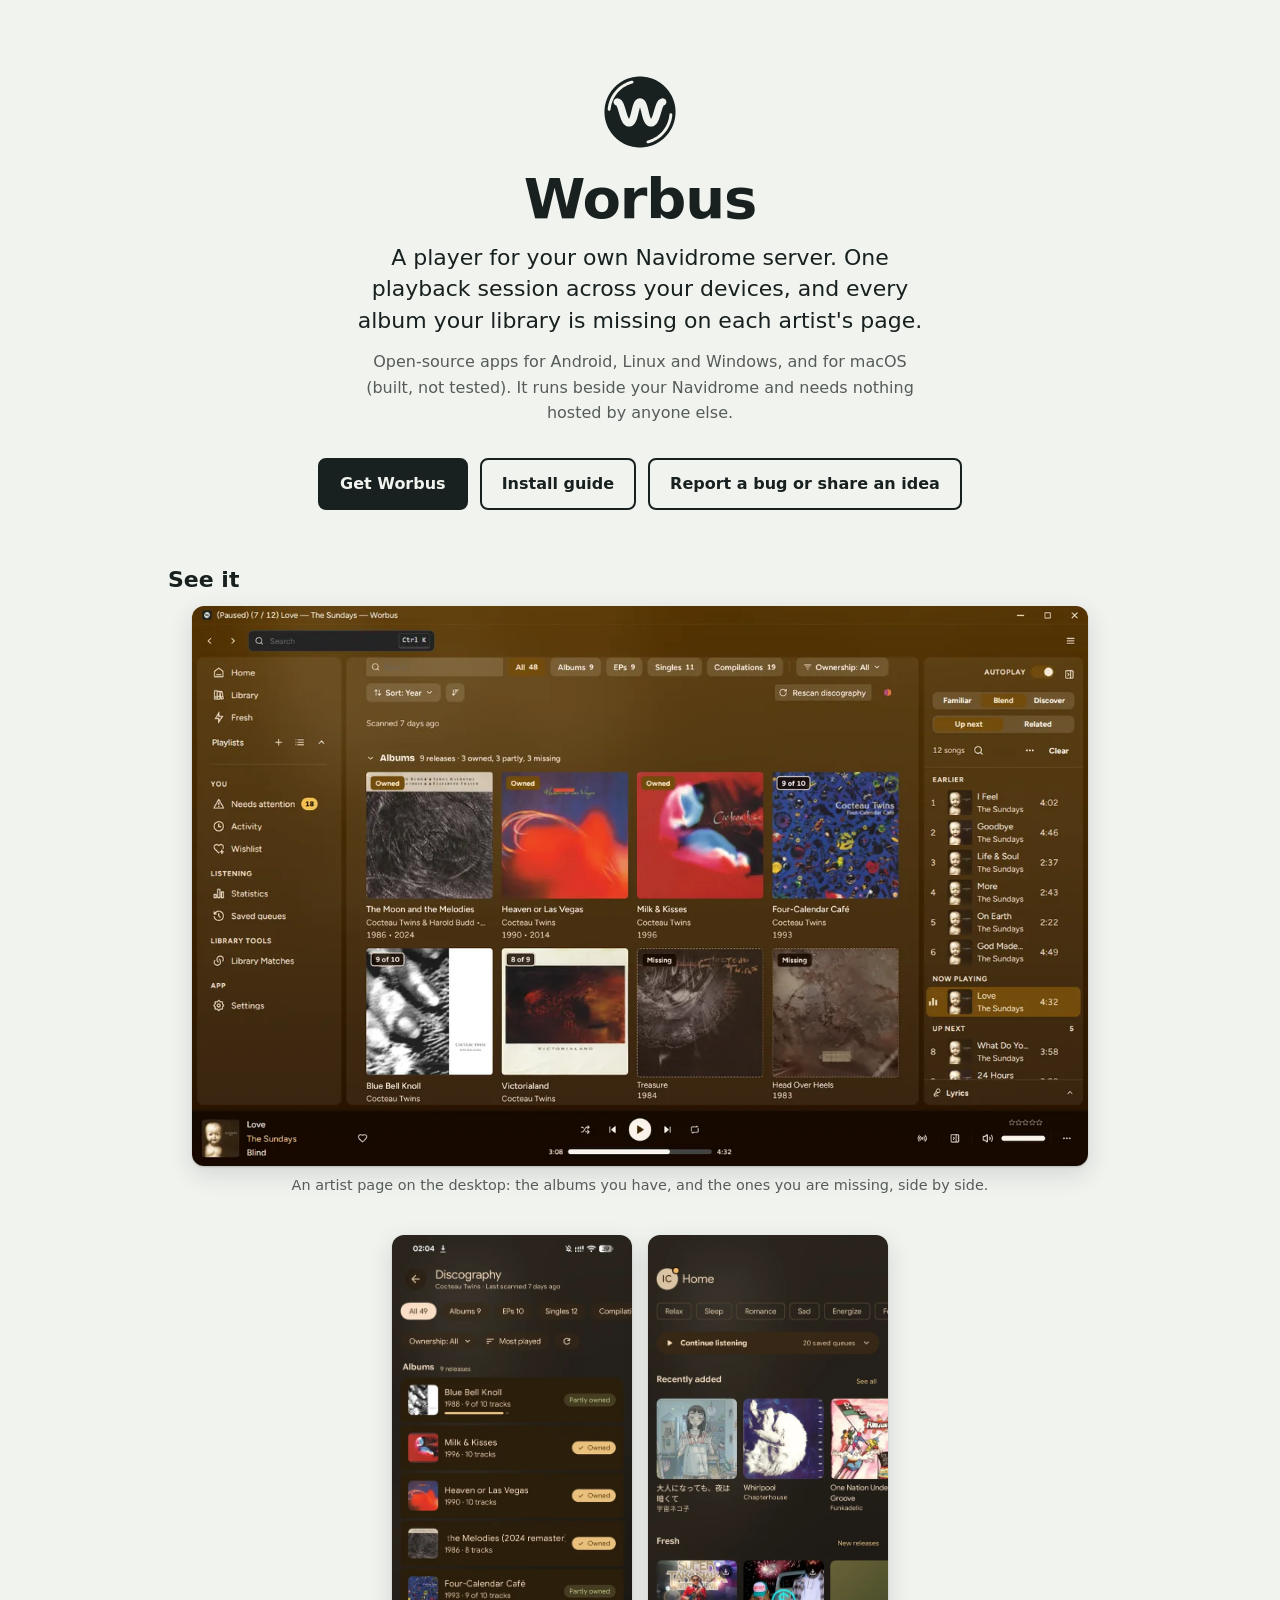
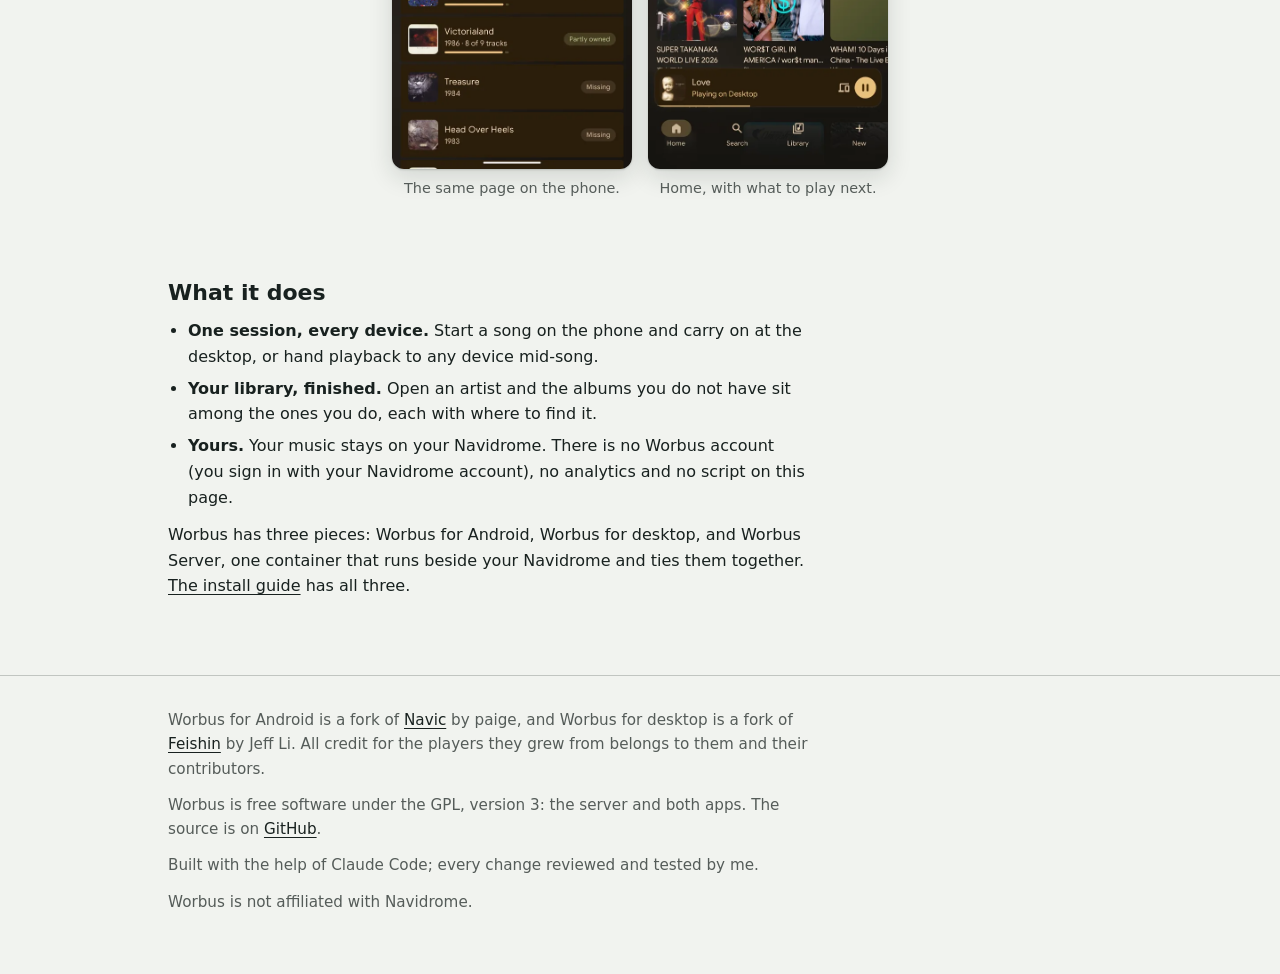
<file: site/index.html>
<!doctype html>
<html lang="en">
<head>
  <meta charset="utf-8">
  <meta name="viewport" content="width=device-width, initial-scale=1">
  <title>Worbus</title>
  <meta name="description" content="Worbus: a player for your own Navidrome server. One playback session across your devices, and every album your library is missing on each artist's page.">
  <meta name="color-scheme" content="light dark">
  <meta name="theme-color" content="#F1F3EF" media="(prefers-color-scheme: light)">
  <meta name="theme-color" content="#18211F" media="(prefers-color-scheme: dark)">
  <link rel="icon" href="favicon.svg" type="image/svg+xml">
  <link rel="stylesheet" href="style.css">
</head>
<body>
  <header class="wrap">
    <img src="favicon.svg" width="80" height="80" alt="">
    <h1>Worbus</h1>
    <p class="pitch">A player for your own Navidrome server. One playback session across your devices, and every album your library is missing on each artist's page.</p>
    <p class="sub">Open-source apps for Android, Linux and Windows, and for macOS (built, not tested). It runs beside your Navidrome and needs nothing hosted by anyone else.</p>
    <ul class="get">
      <li><a class="primary" href="https://github.com/illuminator69/worbus/releases/latest">Get Worbus</a></li>
      <li><a href="https://github.com/illuminator69/worbus/blob/main/INSTALL.md">Install guide</a></li>
      <li><a href="https://github.com/illuminator69/worbus/issues/new/choose">Report a bug or share an idea</a></li>
    </ul>
  </header>

  <main class="wrap">
    <section aria-labelledby="see">
      <h2 id="see">See it</h2>
      <ul class="shots">
        <li class="wide">
          <img src="img/desktop-2.webp" width="1200" height="750" loading="lazy"
               alt="Worbus for desktop: an artist page with the albums the library has and the albums it is missing">
          <p class="cap">An artist page on the desktop: the albums you have, and the ones you are missing, side by side.</p>
        </li>
        <li class="wide">
          <ul class="shots phones">
            <li>
              <img src="img/android-2.webp" width="539" height="1200" loading="lazy"
                   alt="Worbus for Android: an artist page with the albums the library has and the albums it is missing">
              <p class="cap">The same page on the phone.</p>
            </li>
            <li>
              <img src="img/android-1.webp" width="539" height="1200" loading="lazy"
                   alt="Worbus for Android: Home">
              <p class="cap">Home, with what to play next.</p>
            </li>
          </ul>
        </li>
      </ul>
    </section>

    <section class="about" aria-labelledby="what">
      <h2 id="what">What it does</h2>
      <ul>
        <li><strong>One session, every device.</strong> Start a song on the phone and carry on at the desktop, or hand playback to any device mid-song.</li>
        <li><strong>Your library, finished.</strong> Open an artist and the albums you do not have sit among the ones you do, each with where to find it.</li>
        <li><strong>Yours.</strong> Your music stays on your Navidrome. There is no Worbus account (you sign in with your Navidrome account), no analytics and no script on this page.</li>
      </ul>
      <p>Worbus has three pieces: Worbus for Android, Worbus for desktop, and Worbus Server, one container that runs beside your Navidrome and ties them together. <a href="https://github.com/illuminator69/worbus/blob/main/INSTALL.md">The install guide</a> has all three.</p>
    </section>
  </main>

  <footer>
    <div class="wrap">
      <p>Worbus for Android is a fork of <a href="https://github.com/ssalggnikool/Navic">Navic</a> by paige, and Worbus for desktop is a fork of <a href="https://github.com/jeffvli/feishin">Feishin</a> by Jeff Li. All credit for the players they grew from belongs to them and their contributors.</p>
      <p>Worbus is free software under the GPL, version 3: the server and both apps. The source is on <a href="https://github.com/illuminator69/worbus">GitHub</a>.</p>
      <p>Built with the help of Claude Code; every change reviewed and tested by me.</p>
      <p>Worbus is not affiliated with Navidrome.</p>
    </div>
  </footer>
</body>
</html>
</file>
<file: site/style.css>
/* worbus.app: one page, no script, nothing from another host. Ink and Paper are the only colours. */
:root {
  --ink: #18211F;
  --paper: #F1F3EF;
  --bg: var(--paper);
  --fg: var(--ink);
  --muted: color-mix(in srgb, var(--fg) 72%, var(--bg));
  --line: color-mix(in srgb, var(--fg) 22%, var(--bg));
  --shadow: 0 1px 2px color-mix(in srgb, var(--fg) 18%, transparent), 0 8px 24px color-mix(in srgb, var(--fg) 14%, transparent);
  color-scheme: light dark;
}

@media (prefers-color-scheme: dark) {
  :root {
    --bg: var(--ink);
    --fg: var(--paper);
  }
}

*, *::before, *::after { box-sizing: border-box; }

html { -webkit-text-size-adjust: 100%; text-size-adjust: 100%; }

body {
  margin: 0;
  background: var(--bg);
  color: var(--fg);
  font: 1rem/1.6 system-ui, -apple-system, "Segoe UI", Roboto, "Helvetica Neue", Arial, sans-serif;
}

.wrap { width: 100%; max-width: 62rem; margin: 0 auto; padding-inline: 1rem; }

a { color: inherit; text-decoration-thickness: 1px; text-underline-offset: 0.2em; }
a:hover { text-decoration-thickness: 2px; }
a:focus-visible { outline: 3px solid var(--fg); outline-offset: 3px; border-radius: 2px; }

header { padding: 3rem 0 1.5rem; text-align: center; }
header img { display: block; margin: 0 auto 1rem; width: 5rem; height: 5rem; }
h1 { margin: 0 0 0.75rem; font-size: clamp(2.25rem, 8vw, 3.5rem); line-height: 1.1; letter-spacing: -0.02em; }
.pitch { margin: 0 auto; max-width: 36rem; font-size: clamp(1.125rem, 3.5vw, 1.375rem); line-height: 1.45; }
.sub { margin: 0.75rem auto 0; max-width: 36rem; color: var(--muted); }

.get { display: flex; flex-wrap: wrap; justify-content: center; gap: 0.75rem; margin: 2rem 0 0; padding: 0; list-style: none; }
.get a {
  display: inline-block;
  padding: 0.7rem 1.25rem;
  border: 2px solid var(--fg);
  border-radius: 0.5rem;
  font-weight: 600;
  text-decoration: none;
}
.get a:hover { background: color-mix(in srgb, var(--fg) 10%, var(--bg)); }
.get .primary { background: var(--fg); color: var(--bg); }
.get .primary:hover { background: color-mix(in srgb, var(--fg) 85%, var(--bg)); }

main { padding-bottom: 1rem; }
section { padding: 2rem 0; }
h2 { margin: 0 0 0.75rem; font-size: 1.375rem; line-height: 1.25; }

.shots { margin: 0; padding: 0; list-style: none; display: flex; flex-direction: column; align-items: center; gap: 1.5rem; }
.shots li { margin: 0; text-align: center; }
.shots img { display: block; max-width: 100%; height: auto; border-radius: 0.75rem; box-shadow: var(--shadow); }
.shots .wide { width: 100%; max-width: 56rem; }
.phones { flex-direction: row; align-items: flex-start; justify-content: center; gap: 1rem; width: 100%; }
.phones li { flex: 1 1 0; max-width: 15rem; min-width: 0; }
figcaption, .cap { margin-top: 0.5rem; color: var(--muted); font-size: 0.9rem; }

.about { max-width: 40rem; }
.about p, .about ul { margin: 0 0 0.75rem; }
.about ul { padding-left: 1.25rem; }
.about li { margin-bottom: 0.4rem; }

footer { border-top: 1px solid var(--line); margin-top: 1rem; padding: 2rem 0 3rem; color: var(--muted); font-size: 0.95rem; }
footer p { margin: 0 0 0.75rem; max-width: 40rem; }
footer a { color: var(--fg); }

@media (min-width: 48rem) {
  header { padding-top: 4.5rem; }
  .wrap { padding-inline: 1.5rem; }
}

@media (prefers-reduced-motion: reduce) {
  * { scroll-behavior: auto !important; }
}
</file>
